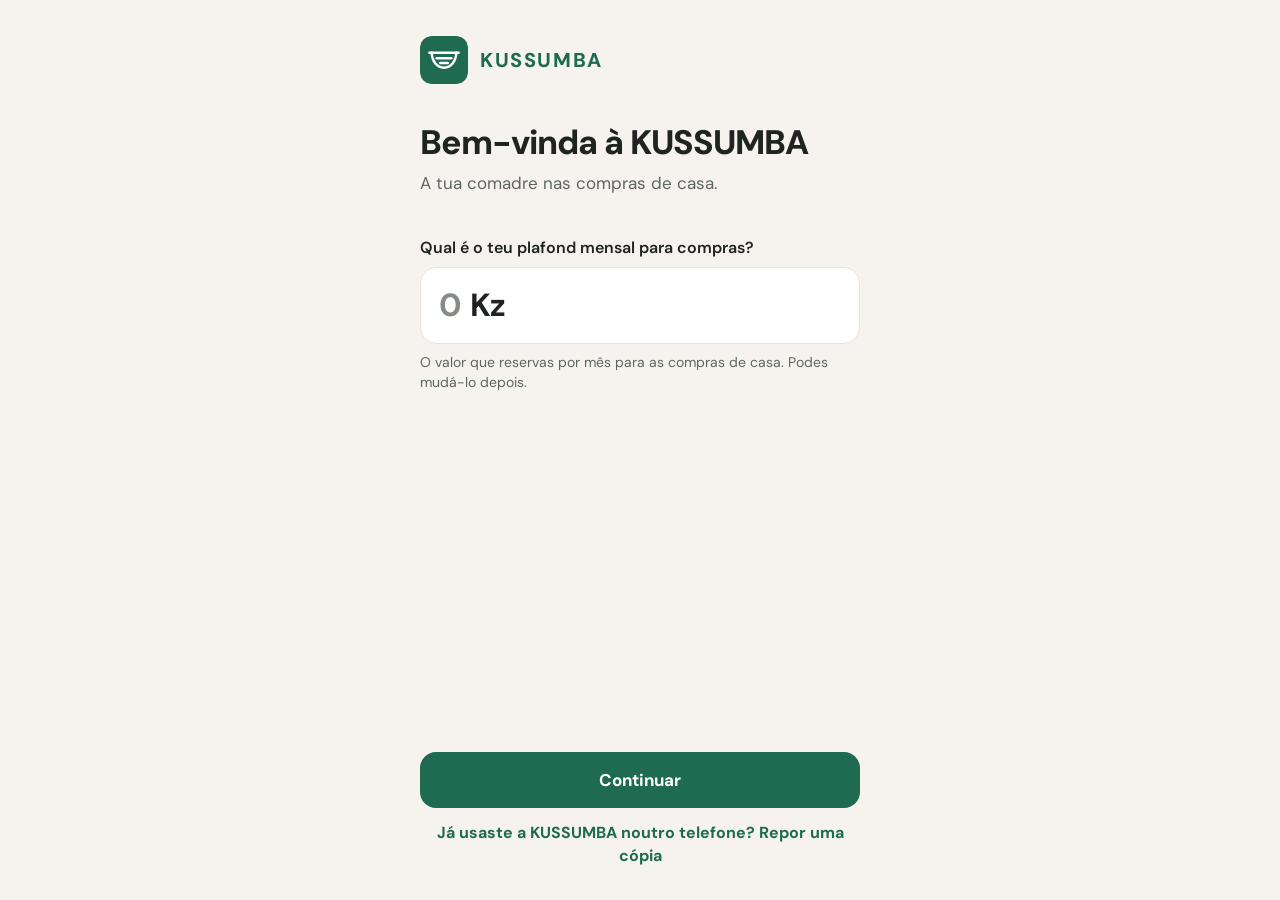
<file: index.html>
<!doctype html>
<html lang="pt-AO">
<head>
  <meta charset="utf-8">
  <meta name="viewport" content="width=device-width, initial-scale=1, viewport-fit=cover">
  <meta name="theme-color" content="#F6F3EE">
  <meta http-equiv="Content-Security-Policy" content="default-src 'self'; script-src 'self'; style-src 'self'; img-src 'self' data:; font-src 'self'; connect-src 'self'; manifest-src 'self'; worker-src 'self'; object-src 'none'; base-uri 'self'; form-action 'none'; require-trusted-types-for 'script'; trusted-types kussumba">
  <title>KUSSUMBA</title>
  <meta name="description" content="A tua comadre nas compras de casa.">
  <link rel="manifest" href="manifest.webmanifest">
  <link rel="icon" href="icones/favicon.svg" type="image/svg+xml">
  <link rel="apple-touch-icon" href="icones/icone-192.png">
  <link rel="preload" href="fontes/dm-sans-latin-wght-normal.woff2" as="font" type="font/woff2" crossorigin>
  <link rel="stylesheet" href="css/tokens.css">
  <link rel="stylesheet" href="css/base.css">
  <link rel="stylesheet" href="css/componentes.css">
  <link rel="stylesheet" href="css/ecras.css">
  <script type="module" src="js/app.js"></script>
</head>
<body>
  <main id="app" class="app"></main>
  <nav id="navegacao" class="nav" aria-label="Navegação principal" hidden></nav>
  <div id="avisos" class="avisos" role="status" aria-live="polite"></div>
  <noscript>
    <p class="sem-js">A KUSSUMBA precisa do JavaScript activo no navegador.</p>
  </noscript>
</body>
</html>
</file>
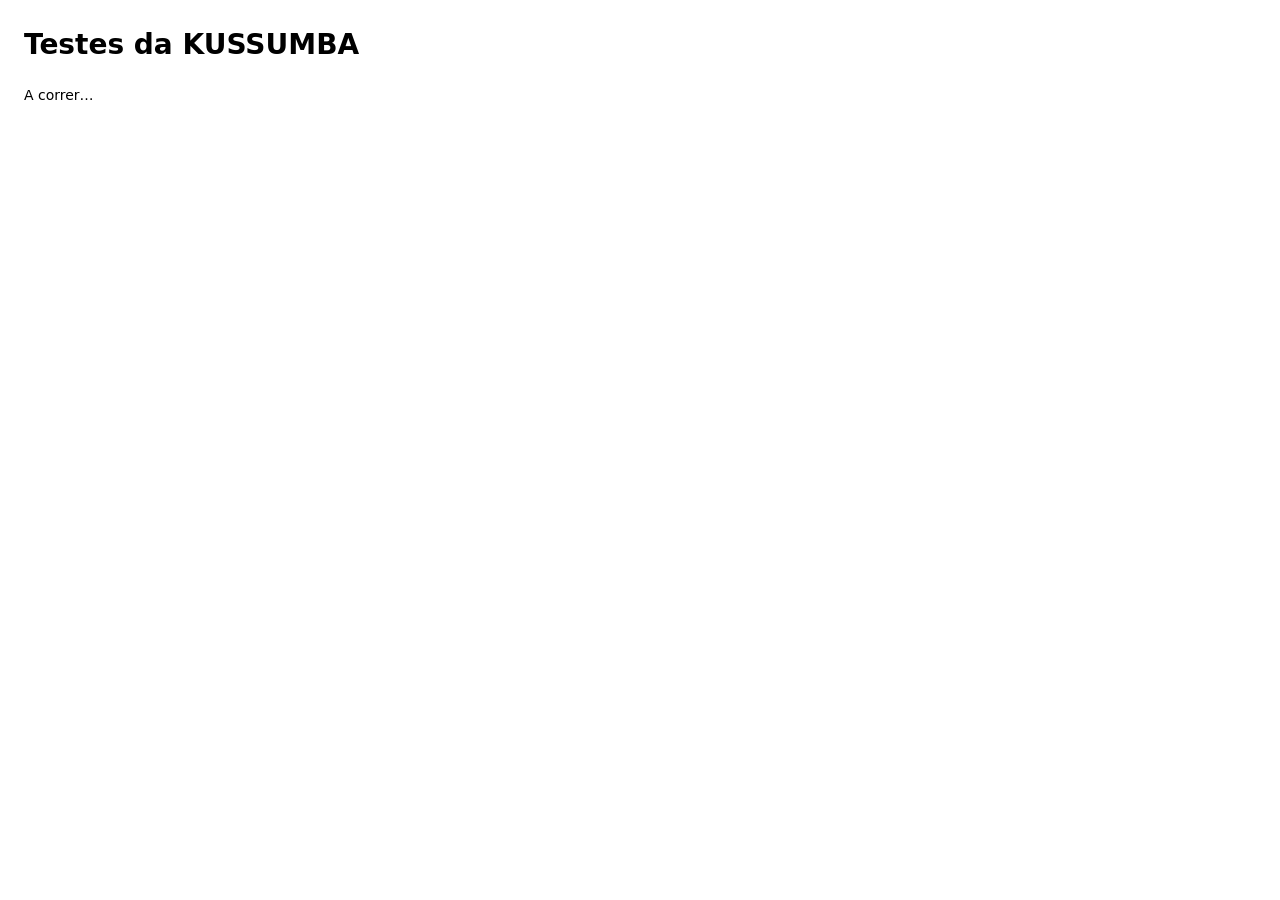
<file: testes/index.html>
<!doctype html>
<html lang="pt-AO">
<head>
  <meta charset="utf-8">
  <meta name="viewport" content="width=device-width, initial-scale=1">
  <title>Testes da KUSSUMBA</title>
  <link rel="icon" href="data:,">
  <style>
    body { font: 14px/1.5 system-ui, sans-serif; margin: 24px; }
    ol { padding-left: 24px; }
  </style>
  <script type="module" src="executar.js"></script>
</head>
<body>
  <h1>Testes da KUSSUMBA</h1>
  <p id="resumo">A correr…</p>
  <ol id="resultados"></ol>
</body>
</html>
</file>
<file: css/tokens.css>
/* Identidade visual da KUSSUMBA. Cores retiradas das telas de referência do projecto. */

@font-face {
  font-family: "DM Sans";
  src: url("../fontes/dm-sans-latin-wght-normal.woff2") format("woff2");
  font-weight: 100 1000;
  font-style: normal;
  font-display: swap;
}

:root {
  /* Superfícies */
  --fundo: #F6F3EE;
  --superficie: #FFFFFF;
  --superficie-2: #F6F3EE;
  --borda: #E7E3DC;
  --borda-forte: #D9D3C8;
  --tracejado: #9DB5A9;
  --marcador: #858B85; /* texto de exemplo em campos vazios: 3:1 no mínimo */
  --trilho: #ECE7DE;

  /* Texto */
  --tinta: #1F2421;
  --tinta-2: #5E6660;

  /* Marca */
  --verde: #1E6B52;
  --verde-premido: #185A45;
  --verde-suave: #E1EFE8;
  --verde-tinta: #154D3B;

  /* Estados */
  --alerta-fundo: #FDF0E1;
  --alerta-borda: #F2D8B9;
  --alerta-tinta: #7A3E06;
  --subida: #8A3B12;
  --descida: #1D4E89;

  /* Ícones de produto */
  --icone-fundo: #F3E7D3;
  --icone-traco: #7A4A12;

  /* Forma */
  --raio: 16px;
  --raio-pequeno: 12px;
  --margem: 20px;
  --toque: 48px;

  /* Tipografia */
  --fonte: "DM Sans", system-ui, -apple-system, "Segoe UI", sans-serif;
  --t-meta: 0.875rem;   /* 14px */
  --t-corpo: 1rem;      /* 16px */
  --t-destaque: 1.0625rem; /* 17px */
  --t-titulo: 1.875rem; /* 30px */
  --t-valor: 2.625rem;  /* 42px */

  --altura-nav: 72px;
}
</file>
<file: css/base.css>
*,
*::before,
*::after {
  box-sizing: border-box;
}

html {
  -webkit-text-size-adjust: 100%;
  text-size-adjust: 100%;
}

body {
  margin: 0;
  min-height: 100dvh;
  background: var(--fundo);
  color: var(--tinta);
  font-family: var(--fonte);
  font-size: var(--t-corpo);
  line-height: 1.45;
  -webkit-font-smoothing: antialiased;
  -webkit-tap-highlight-color: transparent;
  overscroll-behavior-y: none;
}

h1, h2, h3, p {
  margin: 0;
}

h1 {
  font-size: var(--t-titulo);
  line-height: 1.15;
  font-weight: 800;
  letter-spacing: -0.02em;
}

h2 {
  font-size: var(--t-destaque);
  line-height: 1.3;
  font-weight: 600;
}

button,
input,
select,
textarea {
  font: inherit;
  color: inherit;
}

button {
  cursor: pointer;
  touch-action: manipulation;
  -webkit-user-select: none;
  user-select: none;
}

a {
  color: var(--verde);
}

/* Os campos têm pelo menos 16px para o Android não ampliar a página ao focar. */
input,
select,
textarea {
  font-size: max(16px, 1em);
}

:focus-visible {
  outline: 3px solid var(--verde);
  outline-offset: 2px;
}

[hidden] {
  display: none !important;
}

.app {
  width: 100%;
  max-width: 480px;
  margin: 0 auto;
  padding: calc(24px + env(safe-area-inset-top)) var(--margem) 32px;
}

body.com-nav .app {
  padding-bottom: calc(var(--altura-nav) + 32px + env(safe-area-inset-bottom));
}

.visualmente-oculto {
  position: absolute;
  width: 1px;
  height: 1px;
  overflow: hidden;
  clip: rect(0 0 0 0);
  clip-path: inset(50%);
  white-space: nowrap;
}

.sem-js {
  padding: 24px;
  text-align: center;
}

@media (prefers-reduced-motion: reduce) {
  *,
  *::before,
  *::after {
    animation-duration: 0.01ms !important;
    transition-duration: 0.01ms !important;
  }
}
</file>
<file: css/componentes.css>
/* Componentes reutilizados em várias telas. */

/* Cabeçalho de tela */
.cabecalho {
  margin-bottom: 20px;
}

.cabecalho__sobre {
  color: var(--tinta-2);
  font-size: var(--t-meta);
  margin-bottom: 2px;
}

/* O título recebe o foco ao abrir a tela, para os leitores de ecrã; não precisa de contorno. */
h1[tabindex="-1"]:focus {
  outline: none;
}

/* Cartão */
.cartao {
  background: var(--superficie);
  border: 1px solid var(--borda);
  border-radius: var(--raio);
  padding: 20px;
}

.cartao + .cartao,
.cartao + .seccao,
.seccao + .seccao,
.alerta + .botao,
.cartao + .alerta,
.alerta + .cartao,
.alerta + .seccao {
  margin-top: 16px;
}

.cartao + .botao {
  margin-top: 20px;
}

/* Secção com título */
.seccao {
  margin-top: 28px;
}

.seccao__titulo {
  font-size: var(--t-destaque);
  font-weight: 600;
  margin-bottom: 10px;
}

/* Botões */
.botao {
  display: flex;
  align-items: center;
  justify-content: center;
  gap: 10px;
  width: 100%;
  min-height: 56px;
  padding: 14px 20px;
  border-radius: var(--raio);
  border: 1.5px solid transparent;
  font-size: var(--t-destaque);
  font-weight: 700;
  text-decoration: none;
  transition: transform 120ms ease-out, background-color 120ms ease-out;
}

.botao:active {
  transform: scale(0.98);
}

.botao svg {
  width: 22px;
  height: 22px;
  flex: none;
}

.botao--primario {
  background: var(--verde);
  color: #FFFFFF;
}

.botao--primario:active {
  background: var(--verde-premido);
}

.botao--secundario {
  background: var(--superficie);
  color: var(--verde);
  border-color: var(--verde);
}

.botao--tracejado {
  background: transparent;
  color: var(--verde);
  border: 1.5px dashed var(--tracejado);
  font-weight: 600;
}

.botao--texto {
  background: transparent;
  color: var(--verde);
  font-weight: 600;
  min-height: var(--toque);
}

.botao:disabled {
  opacity: 0.45;
  cursor: default;
  transform: none;
}

.botao-voltar {
  display: inline-flex;
  align-items: center;
  justify-content: center;
  width: var(--toque);
  height: var(--toque);
  border-radius: var(--raio-pequeno);
  border: 1px solid var(--borda);
  background: var(--superficie);
  color: var(--tinta);
  text-decoration: none;
}

.botao-voltar svg {
  width: 22px;
  height: 22px;
}

/* Alertas em linha */
.alerta {
  display: flex;
  gap: 12px;
  align-items: flex-start;
  padding: 14px 16px;
  border-radius: var(--raio-pequeno);
  border: 1px solid var(--alerta-borda);
  background: var(--alerta-fundo);
  color: var(--alerta-tinta);
  font-size: 0.9375rem;
  line-height: 1.4;
}

.alerta svg {
  width: 20px;
  height: 20px;
  flex: none;
  margin-top: 1px;
}

.alerta--positivo {
  background: var(--verde-suave);
  border-color: var(--verde-suave);
  color: var(--verde-tinta);
}

.alerta--info {
  background: var(--superficie);
  border-color: var(--borda);
  color: var(--tinta-2);
}

/* Barra de progresso */
.progresso {
  height: 12px;
  border-radius: 999px;
  background: var(--trilho);
  overflow: hidden;
}

.progresso__barra {
  height: 100%;
  border-radius: inherit;
  background: var(--verde);
}

.progresso--excedido .progresso__barra {
  background: var(--subida);
}

/* Linhas em lista dentro de um cartão */
.linhas {
  background: var(--superficie);
  border: 1px solid var(--borda);
  border-radius: var(--raio);
  overflow: hidden;
  list-style: none;
  margin: 0;
  padding: 0;
}

.linhas--separadas {
  background: none;
  border: 0;
  border-radius: 0;
  display: grid;
  gap: 10px;
}

.linhas--separadas > li {
  background: var(--superficie);
  border: 1px solid var(--borda);
  border-radius: var(--raio);
}

.linha {
  display: flex;
  align-items: center;
  justify-content: space-between;
  gap: 12px;
  width: 100%;
  min-height: 64px;
  padding: 14px 16px;
  background: none;
  border: 0;
  text-align: left;
  text-decoration: none;
  color: inherit;
}

.linhas:not(.linhas--separadas) > li + li {
  border-top: 1px solid var(--borda);
}

.linha__texto {
  min-width: 0;
}

.linha__titulo {
  display: block;
  font-weight: 600;
  overflow-wrap: anywhere;
}

.linha__meta {
  display: block;
  color: var(--tinta-2);
  font-size: var(--t-meta);
}

.linha__valor {
  flex: none;
  text-align: right;
  font-weight: 600;
}

.linha__valor small {
  display: block;
  color: var(--tinta-2);
  font-size: 0.8125rem;
  font-weight: 400;
}

/* Pares rótulo / valor */
.pares {
  display: grid;
  gap: 10px;
  margin: 0;
}

.par {
  display: flex;
  justify-content: space-between;
  align-items: baseline;
  gap: 12px;
}

.par dt {
  color: var(--tinta-2);
}

.par dd {
  margin: 0;
  font-weight: 600;
  text-align: right;
}

.divisor {
  border: 0;
  border-top: 1px solid var(--borda);
  margin: 14px 0;
}

/* Etiquetas */
.etiqueta {
  display: inline-flex;
  align-items: center;
  padding: 3px 10px;
  border-radius: 999px;
  background: var(--verde-suave);
  color: var(--verde-tinta);
  font-size: 0.8125rem;
  font-weight: 600;
}

.etiqueta--aviso {
  background: var(--alerta-fundo);
  color: var(--alerta-tinta);
}

.etiqueta--neutra {
  background: var(--superficie);
  border: 1px solid var(--borda);
  color: var(--tinta-2);
}

.cabecalho__etiquetas {
  display: flex;
  flex-wrap: wrap;
  gap: 6px;
  margin-top: 8px;
}

.cabecalho__etiquetas .cabecalho__etiqueta {
  margin-top: 0;
}

/* Texto de apoio */
.nota {
  color: var(--tinta-2);
  font-size: var(--t-meta);
  line-height: 1.45;
}

.subida {
  color: var(--subida);
}

.descida {
  color: var(--descida);
}

.positivo {
  color: var(--verde);
}

/* Campo de valor em Kz */
.campo {
  display: grid;
  gap: 8px;
}

.campo__rotulo {
  font-weight: 600;
}

.campo-kz {
  display: flex;
  align-items: baseline;
  gap: 8px;
  min-height: 72px;
  padding: 14px 18px;
  background: var(--superficie);
  border: 1.5px solid var(--borda);
  border-radius: var(--raio);
  cursor: text;
}

.campo-kz:focus-within {
  border-color: var(--verde);
}

.campo-kz__input {
  field-sizing: content;
  min-width: 1ch;
  max-width: 100%;
  padding: 0;
  border: 0;
  outline: none;
  background: none;
  font-size: 2rem;
  font-weight: 700;
  letter-spacing: -0.02em;
}

.campo-kz__input::placeholder {
  color: var(--marcador);
}

.campo-kz__moeda {
  font-size: 2rem;
  font-weight: 700;
  letter-spacing: -0.02em;
}

.campo__erro {
  color: var(--subida);
  font-size: var(--t-meta);
}

/* Barra de navegação inferior */
.nav {
  position: fixed;
  left: 0;
  right: 0;
  bottom: 0;
  z-index: 10;
  background: var(--superficie);
  border-top: 1px solid var(--borda);
  padding-bottom: env(safe-area-inset-bottom);
}

.nav__lista {
  display: grid;
  grid-template-columns: repeat(4, 1fr);
  max-width: 480px;
  margin: 0 auto;
  padding: 0;
  list-style: none;
}

.nav__item {
  display: flex;
  flex-direction: column;
  align-items: center;
  justify-content: center;
  gap: 4px;
  height: var(--altura-nav);
  color: var(--tinta-2);
  font-size: 0.8125rem;
  font-weight: 500;
  text-decoration: none;
}

.nav__item svg {
  width: 24px;
  height: 24px;
}

.nav__item[aria-current="page"] {
  color: var(--verde);
  font-weight: 700;
}

/* Avisos temporários */
.avisos {
  position: fixed;
  left: 50%;
  bottom: calc(var(--altura-nav) + 16px + env(safe-area-inset-bottom));
  z-index: 30;
  transform: translateX(-50%);
  width: min(440px, calc(100% - 2 * var(--margem)));
  pointer-events: none;
}

/* Sem barra inferior, os botões principais ficam em baixo; o aviso passa para o topo. */
body:not(.com-nav) .avisos {
  top: calc(12px + env(safe-area-inset-top));
  bottom: auto;
}

.aviso {
  padding: 14px 16px;
  border-radius: var(--raio-pequeno);
  background: var(--tinta);
  color: #FFFFFF;
  font-size: 0.9375rem;
  animation: aviso-entra 180ms ease-out;
}

.aviso--erro {
  background: var(--subida);
}

@keyframes aviso-entra {
  from { opacity: 0; transform: translateY(8px); }
  to { opacity: 1; transform: none; }
}

/* Diálogo de confirmação */
.dialogo {
  width: min(420px, calc(100% - 2 * var(--margem)));
  padding: 24px;
  border: 0;
  border-radius: var(--raio);
  background: var(--superficie);
  color: var(--tinta);
}

.dialogo::backdrop {
  background: rgba(31, 36, 33, 0.45);
}

.dialogo h2 {
  margin-bottom: 8px;
}

.dialogo p {
  color: var(--tinta-2);
}

.dialogo__accoes {
  display: grid;
  gap: 8px;
  margin-top: 20px;
}

.botao--perigo {
  background: var(--subida);
  color: #FFFFFF;
}

/* Estado de erro de uma tela */
.falha {
  display: grid;
  gap: 16px;
  padding-top: 40px;
  text-align: center;
}

/* Cabeçalho com botão de voltar */
.topo-voltar {
  display: flex;
  align-items: center;
  gap: 14px;
  margin-bottom: 16px;
}

.topo-voltar h1 {
  font-size: 1.625rem;
}

.cabecalho__etiqueta {
  margin-top: 8px;
}

/* Campos de texto simples */
.campo-texto {
  width: 100%;
  min-height: 52px;
  padding: 12px 16px;
  background: var(--superficie);
  border: 1.5px solid var(--borda);
  border-radius: 14px;
  outline: none;
}

.campo-texto:focus {
  border-color: var(--verde);
}

select.campo-texto {
  appearance: none;
  background-image: linear-gradient(45deg, transparent 50%, var(--tinta-2) 50%), linear-gradient(135deg, var(--tinta-2) 50%, transparent 50%);
  background-position: calc(100% - 20px) 50%, calc(100% - 14px) 50%;
  background-size: 6px 6px;
  background-repeat: no-repeat;
  padding-right: 36px;
}

.campos-lado {
  display: grid;
  grid-template-columns: 1fr 1fr;
  gap: 12px;
}

/* Pesquisa */
.pesquisa {
  display: block;
}

.pesquisa input {
  width: 100%;
  min-height: 50px;
  padding: 12px 16px;
  background: var(--superficie);
  border: 1.5px solid var(--borda);
  border-radius: 14px;
  outline: none;
}

.pesquisa input:focus {
  border-color: var(--verde);
}

/* Categorias e sugestões em fila */
.chips {
  display: flex;
  gap: 8px;
  margin: 14px calc(-1 * var(--margem)) 0;
  padding: 0 var(--margem) 4px;
  overflow-x: auto;
  scrollbar-width: none;
  overscroll-behavior-x: contain;
}

.chips::-webkit-scrollbar {
  display: none;
}

.chips--quebra {
  flex-wrap: wrap;
  margin: 10px 0 0;
  padding: 0;
  overflow: visible;
}

.chip {
  flex: none;
  min-height: 44px;
  padding: 8px 16px;
  background: var(--superficie);
  border: 1px solid var(--borda);
  border-radius: 999px;
  font-size: 0.9375rem;
  font-weight: 600;
  color: var(--tinta);
}

.chip[aria-pressed="true"] {
  background: var(--tinta);
  border-color: var(--tinta);
  color: #FFFFFF;
}

/* Seletor de quantidade: − 25 kg + */
.quantidade {
  display: grid;
  grid-template-columns: 52px 1fr 52px;
  align-items: center;
  min-height: 56px;
  background: var(--superficie);
  border: 1.5px solid var(--borda);
  border-radius: 14px;
}

.quantidade__botao {
  display: grid;
  place-items: center;
  height: 100%;
  min-height: 48px;
  background: none;
  border: 0;
  color: var(--verde);
}

.quantidade__botao svg {
  width: 22px;
  height: 22px;
}

.quantidade__valor {
  display: flex;
  align-items: baseline;
  justify-content: center;
  gap: 6px;
  font-weight: 700;
  font-size: 1.125rem;
}

.quantidade__valor input {
  width: 5ch;
  padding: 4px 0;
  border: 0;
  border-bottom: 1.5px dashed var(--borda-forte);
  background: none;
  text-align: right;
  font-weight: 700;
  outline: none;
}

.quantidade__valor input:focus {
  border-bottom-color: var(--verde);
}

.quantidade--compacta {
  grid-template-columns: 34px 1fr 34px;
  min-height: 44px;
  border: 0;
  border-top: 1px solid var(--borda);
  border-radius: 0;
  background: none;
}

.quantidade--compacta .quantidade__botao {
  color: var(--tinta);
}

.quantidade--compacta .quantidade__botao svg {
  width: 16px;
  height: 16px;
}

.quantidade--compacta .quantidade__valor {
  flex-direction: column;
  align-items: center;
  gap: 0;
  font-size: 0.875rem;
  line-height: 1.15;
}

.quantidade--compacta [data-numero] {
  font-weight: 700;
}

/* Folha que sobe do fundo */
.folha {
  width: 100%;
  max-width: 480px;
  max-height: 88dvh;
  margin: auto auto 0;
  padding: 0;
  border: 0;
  border-radius: 20px 20px 0 0;
  background: var(--superficie);
  color: var(--tinta);
  animation: folha-sobe 200ms ease-out;
}

.folha::backdrop {
  background: rgba(31, 36, 33, 0.45);
}

.folha__corpo {
  padding: 20px var(--margem) calc(20px + env(safe-area-inset-bottom));
}

.folha__corpo form,
.folha__corpo > .campo,
.folha__corpo {
  display: grid;
  gap: 18px;
}

.folha__cabecalho {
  display: flex;
  align-items: flex-start;
  gap: 12px;
}

.folha__cabecalho > div {
  flex: 1;
  min-width: 0;
}

.folha__cabecalho h2 {
  font-size: 1.25rem;
  font-weight: 700;
}

.folha__fechar {
  display: grid;
  place-items: center;
  width: var(--toque);
  height: var(--toque);
  margin: -8px -8px 0 0;
  background: none;
  border: 0;
  border-radius: var(--raio-pequeno);
  color: var(--tinta-2);
}

.folha__fechar svg {
  width: 22px;
  height: 22px;
}

.folha__accoes {
  display: grid;
  gap: 4px;
}

.folha__unitario {
  margin-top: -10px;
}

@keyframes folha-sobe {
  from { transform: translateY(24px); opacity: 0; }
  to { transform: none; opacity: 1; }
}

.botao--texto-perigo {
  color: var(--subida);
}

/* Ícone de produto no quadrado bege */
.icone-produto {
  display: grid;
  place-items: center;
  flex: none;
  width: 52px;
  height: 52px;
  border-radius: var(--raio-pequeno);
  background: var(--icone-fundo);
  color: var(--icone-traco);
}

.icone-produto svg {
  width: 30px;
  height: 30px;
}

/* Barra fixa no fundo (catálogo) */
.rodape-fixo {
  position: fixed;
  left: 0;
  right: 0;
  bottom: 0;
  z-index: 10;
  display: flex;
  align-items: center;
  justify-content: space-between;
  gap: 16px;
  max-width: 480px;
  margin: 0 auto;
  padding: 14px var(--margem) calc(14px + env(safe-area-inset-bottom));
  background: var(--superficie);
  border-top: 1px solid var(--borda);
}

.rodape-fixo__texto strong {
  display: block;
  font-size: var(--t-destaque);
}

.rodape-fixo__texto span {
  color: var(--tinta-2);
  font-size: var(--t-meta);
}

.rodape-fixo__botao {
  width: auto;
  padding: 14px 22px;
}

/* Escolha em cartões com botão de opção */
.escolha {
  display: grid;
  gap: 12px;
  margin: 0;
  padding: 0;
  border: 0;
}

.escolha legend {
  margin-bottom: 12px;
  padding: 0;
}

.opcao-radio {
  display: flex;
  align-items: center;
  gap: 16px;
  min-height: 64px;
  padding: 14px 18px;
  background: var(--superficie);
  border: 1.5px solid var(--borda);
  border-radius: var(--raio);
  cursor: pointer;
}

.opcao-radio:has(input:checked) {
  border-color: var(--verde);
}

.opcao-radio input {
  flex: none;
  width: 22px;
  height: 22px;
  margin: 0;
  accent-color: var(--verde);
}
</file>
<file: css/ecras.css>
/* Estilos próprios de cada tela. */

/* ---------- Entrada: boas-vindas e primeira lista ---------- */

.entrada {
  display: flex;
  flex-direction: column;
  min-height: calc(100dvh - 56px - env(safe-area-inset-top));
}

.entrada__marca {
  display: flex;
  align-items: center;
  gap: 12px;
  margin: 12px 0 40px;
}

.entrada__marca img {
  width: 48px;
  height: 48px;
  border-radius: 12px;
}

.entrada__nome {
  font-size: 1.25rem;
  font-weight: 800;
  letter-spacing: 0.08em;
  color: var(--verde);
}

.entrada h1 {
  font-size: 2.125rem;
  line-height: 1.1;
  letter-spacing: -0.03em;
}

.entrada__slogan {
  margin-top: 10px;
  color: var(--tinta-2);
  font-size: var(--t-destaque);
  max-width: 32ch;
}

.entrada__form {
  display: flex;
  flex-direction: column;
  gap: 24px;
  flex: 1;
  margin-top: 40px;
}

.entrada__form .botao {
  margin-top: auto;
}

.entrada--escolha h1 {
  margin-top: 24px;
}

.entrada__depois {
  margin-top: auto;
}

/* Opções grandes, uma por linha */
.opcoes {
  display: grid;
  gap: 12px;
  margin-top: 32px;
}

.opcao {
  display: flex;
  align-items: center;
  justify-content: space-between;
  gap: 16px;
  width: 100%;
  min-height: 76px;
  padding: 16px 18px;
  background: var(--superficie);
  border: 1.5px solid var(--borda);
  border-radius: var(--raio);
  text-align: left;
  transition: border-color 120ms ease-out, transform 120ms ease-out;
}

.opcao:active {
  transform: scale(0.99);
  border-color: var(--verde);
}

.opcao svg {
  width: 22px;
  height: 22px;
  flex: none;
  color: var(--tinta-2);
}

.opcao__titulo {
  display: block;
  font-weight: 700;
}

.opcao__meta {
  display: block;
  margin-top: 2px;
  color: var(--tinta-2);
  font-size: var(--t-meta);
}

/* ---------- Mês ---------- */

.saldo {
  padding: 20px 20px 18px;
}

.saldo__rotulo {
  color: var(--tinta-2);
  font-size: 0.9375rem;
}

.saldo__valor {
  margin: 2px 0 16px;
  color: var(--verde);
  font-size: var(--t-valor);
  line-height: 1.1;
  font-weight: 800;
  letter-spacing: -0.03em;
}

.saldo__valor--excedido {
  color: var(--subida);
}

.saldo__pares {
  display: flex;
  justify-content: space-between;
  align-items: flex-end;
  gap: 12px;
  margin-top: 14px;
}

.saldo__par-rotulo {
  display: flex;
  align-items: center;
  gap: 4px;
  color: var(--tinta-2);
  font-size: var(--t-meta);
}

.saldo__par-rotulo svg {
  width: 14px;
  height: 14px;
}

.saldo__par-valor {
  display: block;
  font-weight: 700;
  font-size: 0.9375rem;
}

.saldo__plafond {
  display: flex;
  flex-direction: column;
  align-items: flex-end;
  min-height: var(--toque);
  justify-content: flex-end;
  margin: -8px -8px -6px 0;
  padding: 8px 8px 6px;
  background: none;
  border: 0;
  border-radius: var(--raio-pequeno);
  text-align: right;
}

.saldo__plafond:active {
  background: var(--superficie-2);
}

.saldo + .alerta {
  margin-top: 16px;
}

.alerta + .botao,
.saldo + .botao {
  margin-top: 20px;
}

.alerta p {
  margin: 0;
}

.alerta--perigo {
  border-color: var(--subida);
}

.previsao__resultado {
  display: flex;
  align-items: flex-start;
  gap: 10px;
  font-weight: 500;
}

.previsao__resultado svg {
  width: 20px;
  height: 20px;
  flex: none;
  margin-top: 1px;
}

.previsao__resultado strong {
  font-weight: 700;
}

.previsao__nota {
  margin-top: 10px;
}

.previsao p + .ligacao,
.ritmo p + .ligacao {
  margin-top: 8px;
}

.ritmo__frase {
  margin-top: 12px;
}

.ritmo__frase + .nota {
  margin-top: 8px;
}

.ligacao {
  display: inline-flex;
  align-items: center;
  min-height: var(--toque);
  padding: 0;
  background: none;
  border: 0;
  color: var(--verde);
  font-weight: 700;
  text-decoration: none;
}

.linha__etiqueta {
  margin-top: 6px;
}

.vazio {
  padding: 4px 0;
}

/* ---------- Lista (tela 3) ---------- */

.lista-resumo {
  padding: 16px 16px 14px;
}

.lista-resumo__topo {
  display: flex;
  justify-content: space-between;
  gap: 12px;
}

.lista-resumo__direita {
  text-align: right;
}

.lista-resumo__rotulo {
  color: var(--tinta-2);
  font-size: 0.9375rem;
}

.lista-resumo__valor {
  font-size: 1.125rem;
  font-weight: 700;
}

.lista-resumo .divisor {
  margin: 12px 0;
}

.lista-resumo__resultado {
  display: flex;
  align-items: center;
  gap: 8px;
  margin-top: 10px;
  font-weight: 500;
}

.lista-resumo__resultado svg {
  width: 20px;
  height: 20px;
  flex: none;
}

.lista-resumo__nota {
  margin-top: 10px;
}

.lista-resumo + .alerta,
.lista-resumo + .lista-artigos,
.alerta + .lista-artigos {
  margin-top: 16px;
}

.lista-artigos .linha {
  min-height: 66px;
}

.lista-artigos .linha__valor {
  font-weight: 500;
}

.linha__valor--vazio {
  color: var(--tinta-2);
  font-weight: 500;
  font-size: var(--t-meta);
  padding: 4px 10px;
  border: 1px dashed var(--borda-forte);
  border-radius: 999px;
}

.linha--comprada .linha__titulo {
  display: flex;
  align-items: center;
  gap: 6px;
  color: var(--tinta-2);
}

.linha--comprada .linha__titulo svg {
  width: 18px;
  height: 18px;
  color: var(--verde);
  flex: none;
}

.linha--comprada .linha__valor {
  color: var(--tinta-2);
  font-weight: 500;
}

.lista-vazia {
  display: grid;
  gap: 16px;
}

.lista-adicionar {
  margin-top: 20px;
}

.produto-historico {
  padding: 14px 16px;
  background: var(--superficie-2);
  border-radius: var(--raio-pequeno);
  font-size: 0.9375rem;
}

.produto-historico dd {
  white-space: nowrap;
}

/* ---------- Catálogo (tela 2) ---------- */

.tela--catalogo {
  padding-bottom: 96px;
}

.catalogo__aviso {
  margin-top: 10px;
}

/* Três colunas com a letra normal; duas quando a letra está grande ou o ecrã é estreito. */
.grelha {
  display: grid;
  grid-template-columns: repeat(auto-fill, minmax(6.5rem, 1fr));
  gap: 12px;
  margin: 18px 0 0;
  padding: 0;
  list-style: none;
}

.grelha__vazia {
  grid-column: 1 / -1;
}

.produto {
  position: relative;
  display: flex;
  flex-direction: column;
  background: var(--superficie);
  border: 1px solid var(--borda);
  border-radius: 14px;
  overflow: hidden;
}

.produto--na-lista {
  border: 2px solid var(--verde);
}

.produto__tocar {
  display: flex;
  flex-direction: column;
  align-items: stretch;
  gap: 2px;
  flex: 1;
  padding: 8px 8px 10px;
  background: none;
  border: 0;
  text-align: left;
}

.produto__icone {
  display: grid;
  place-items: center;
  height: 58px;
  margin-bottom: 8px;
  border-radius: 10px;
  background: var(--icone-fundo);
  color: var(--icone-traco);
}

.produto__icone svg {
  width: 34px;
  height: 34px;
}

.produto__marca {
  position: absolute;
  top: 6px;
  right: 6px;
  display: grid;
  place-items: center;
  width: 24px;
  height: 24px;
  border-radius: 50%;
  background: var(--verde);
  color: #FFFFFF;
}

.produto__marca svg {
  width: 15px;
  height: 15px;
  stroke-width: 2.6;
}

.produto__nome {
  font-weight: 700;
  font-size: 0.9375rem;
  line-height: 1.2;
  overflow-wrap: break-word;
  hyphens: auto;
}

.produto__estado {
  color: var(--tinta-2);
  font-size: 0.8125rem;
  line-height: 1.3;
}

.produto--novo {
  border: 1.5px dashed var(--tracejado);
  background: transparent;
}

.produto--novo .produto__tocar {
  align-items: center;
  justify-content: center;
  gap: 6px;
  min-height: 132px;
  color: var(--verde);
  font-weight: 700;
  font-size: 0.9375rem;
  text-align: center;
}

.produto--novo svg {
  width: 26px;
  height: 26px;
}

/* ---------- Comprar (tela 4) ---------- */

.comprar-inicio {
  display: grid;
  gap: 22px;
}

.compra-topo {
  display: flex;
  justify-content: space-between;
  align-items: flex-start;
  gap: 12px;
}

.compra-topo__sobra {
  text-align: right;
  font-size: var(--t-meta);
  color: var(--tinta-2);
}

.compra-topo__valor {
  color: var(--verde);
  font-size: var(--t-destaque);
  font-weight: 700;
}

.compra-titulo {
  margin-top: 16px;
  font-size: 1.625rem;
}

.compra-progresso {
  margin-top: 2px;
  color: var(--tinta-2);
  font-size: 0.9375rem;
}

.registados {
  display: grid;
  gap: 8px;
  margin: 14px 0 0;
  padding: 0;
  list-style: none;
}

.registado {
  display: flex;
  align-items: center;
  justify-content: space-between;
  gap: 12px;
  width: 100%;
  min-height: 44px;
  padding: 8px 14px;
  background: var(--superficie);
  border: 1px solid var(--borda);
  border-radius: var(--raio-pequeno);
  text-align: left;
  font-size: 0.9375rem;
}

.registado__texto {
  display: flex;
  align-items: center;
  gap: 8px;
  min-width: 0;
}

.registado__texto svg {
  width: 18px;
  height: 18px;
  flex: none;
  color: var(--verde);
}

.registado strong {
  flex: none;
}

.registados__todos {
  width: auto;
  margin-top: 2px;
  padding: 8px 0;
  justify-content: flex-start;
}

.artigo-actual {
  margin-top: 14px;
  padding: 16px;
  background: var(--superficie);
  border: 1.5px solid var(--verde);
  border-radius: var(--raio);
}

.artigo-actual__topo {
  display: flex;
  justify-content: space-between;
  align-items: center;
  gap: 12px;
}

.artigo-actual__topo h2 {
  font-size: var(--t-destaque);
  font-weight: 700;
}

.artigo-actual__qtd {
  flex: none;
  min-height: 44px;
  margin: -8px -8px -8px 0;
  padding: 8px;
  background: none;
  border: 0;
  border-radius: var(--raio-pequeno);
  color: var(--tinta-2);
  font-size: 0.9375rem;
  text-decoration: underline dotted;
  text-underline-offset: 4px;
}

.artigo-actual__etiqueta {
  margin-top: 6px;
}

.artigo-actual__rotulo {
  margin-top: 10px;
  color: var(--tinta-2);
  font-size: var(--t-meta);
}

.artigo-actual__valor {
  margin-top: 6px;
  padding: 10px 14px;
  background: var(--superficie-2);
  border-radius: var(--raio-pequeno);
  font-size: 2rem;
  font-weight: 800;
  letter-spacing: -0.02em;
}

.artigo-actual__valor--vazio {
  color: var(--marcador);
}

.artigo-actual__rodape {
  display: flex;
  justify-content: space-between;
  align-items: baseline;
  gap: 12px;
  margin-top: 10px;
}

.artigo-actual__diferenca {
  flex: none;
  font-size: var(--t-meta);
  font-weight: 700;
}

.artigo-actual__anterior {
  margin-top: 4px;
}

.teclado {
  display: grid;
  grid-template-columns: repeat(3, 1fr);
  gap: 8px;
  margin-top: 14px;
}

.tecla {
  display: grid;
  place-items: center;
  min-height: 52px;
  background: var(--superficie);
  border: 1px solid var(--borda);
  border-radius: var(--raio-pequeno);
  font-size: 1.375rem;
  font-weight: 400;
  transition: background-color 80ms ease-out;
}

.tecla:active {
  background: var(--trilho);
}

.tecla svg {
  width: 26px;
  height: 26px;
  stroke-width: 1.5;
}

.compra-guardar {
  margin-top: 14px;
}

.compra-secundarias {
  display: flex;
  flex-wrap: wrap;
  justify-content: space-between;
  gap: 4px 12px;
  margin-top: 8px;
}

.compra-secundarias .botao {
  width: auto;
  padding: 10px 4px;
  font-size: 0.9375rem;
}

.compra-secundarias .botao svg {
  width: 18px;
  height: 18px;
}

.compra-fim {
  margin-top: 14px;
}

.compra-fim .botao {
  margin-top: 8px;
  width: auto;
  padding: 8px 0;
}

.compra-totais {
  margin-top: 12px;
}

.compra-totais dd {
  white-space: nowrap;
}

.compra-totais__nota {
  margin-top: 10px;
}

.compra-fecho {
  display: grid;
  gap: 4px;
  margin-top: 20px;
}

.compra-detalhe__ajuda {
  margin-top: 10px;
}

.compra-detalhe__continuar {
  margin-top: 24px;
}

.escolher-produto {
  max-height: 50dvh;
  overflow-y: auto;
}

.escolher-produto .linha svg {
  width: 20px;
  height: 20px;
  color: var(--tinta-2);
  flex: none;
}

.escolher-produto__vazio {
  padding: 16px;
}

/* ---------- Relatório (tela 5) ---------- */

.numeros-mes {
  display: grid;
  grid-template-columns: repeat(3, minmax(0, 1fr));
  gap: 8px;
}

.numero-mes {
  padding: 12px 12px 14px;
  background: var(--superficie);
  border: 1px solid var(--borda);
  border-radius: 14px;
}

.numero-mes__rotulo {
  color: var(--tinta-2);
  font-size: 0.8125rem;
}

.numero-mes__valor {
  margin-top: 4px;
  font-size: clamp(0.9375rem, 4.4vw, 1.0625rem);
  font-weight: 700;
  white-space: nowrap;
}

.numero-mes--destaque {
  background: var(--verde);
  border-color: var(--verde);
  color: #FFFFFF;
}

.numero-mes--destaque .numero-mes__rotulo {
  color: rgba(255, 255, 255, 0.85);
}

.numero-mes--excedido {
  background: var(--subida);
  border-color: var(--subida);
}

.numeros-mes__nota {
  margin-top: 6px;
  font-size: 0.8125rem;
}

.relatorio__nota {
  margin-top: 10px;
}

.variacao {
  font-weight: 700;
  white-space: nowrap;
}

.variacao.igual {
  color: var(--tinta-2);
}

.onde {
  display: grid;
  gap: 14px;
  margin: 0;
  padding: 0;
  list-style: none;
}

.onde__linha {
  display: flex;
  justify-content: space-between;
  gap: 12px;
  font-size: 0.9375rem;
}

.onde__barra {
  height: 8px;
  margin-top: 6px;
  border-radius: 999px;
  background: var(--trilho);
  overflow: hidden;
}

.onde__barra span {
  display: block;
  height: 100%;
  border-radius: inherit;
  background: var(--verde);
}

.relatorio__fim {
  display: grid;
  gap: 12px;
  margin-top: 28px;
}

/* ---------- Novo mês (tela 6) ---------- */

.novo-mes__nota {
  margin-bottom: 24px;
}

.tela--novo-mes {
  display: flex;
  flex-direction: column;
  min-height: calc(100dvh - 56px - env(safe-area-inset-top));
}

.novo-mes {
  display: flex;
  flex-direction: column;
  flex: 1;
  gap: 28px;
}

.novo-mes__plafond {
  display: grid;
  gap: 8px;
}

.novo-mes__plafond .campo__rotulo,
.escolha legend {
  font-size: var(--t-destaque);
}

.sugestao {
  justify-self: start;
  min-height: 44px;
  padding: 4px 0;
  background: none;
  border: 0;
  color: var(--tinta-2);
  font-size: var(--t-meta);
  text-align: left;
}

.sugestao strong {
  color: var(--verde);
  text-decoration: underline;
  text-underline-offset: 3px;
}

.escolha__artigos {
  margin: -4px 0 0 4px;
}

.marcar {
  display: grid;
  gap: 2px;
  margin: 4px 0 0;
  padding: 0;
  list-style: none;
}

.marcar__linha {
  display: flex;
  align-items: center;
  gap: 12px;
  min-height: 48px;
  cursor: pointer;
}

.marcar__linha input {
  flex: none;
  width: 22px;
  height: 22px;
  margin: 0;
  accent-color: var(--verde);
}

.marcar__nome {
  display: block;
  font-weight: 600;
}

.marcar__meta {
  display: block;
  color: var(--tinta-2);
  font-size: var(--t-meta);
}

.novo-mes__criar {
  margin-top: auto;
}

/* ---------- Cópia de segurança ---------- */

.copia {
  display: grid;
  gap: 12px;
}

.copia h2 {
  font-size: var(--t-destaque);
  font-weight: 700;
}

.copia__ultima {
  font-weight: 600;
}

.copia__escolher {
  cursor: pointer;
}

.mes__copia {
  display: grid;
  gap: 2px;
  margin-top: 28px;
}

.entrada__repor {
  justify-content: center;
  margin-top: 12px;
  text-align: center;
  cursor: pointer;
}

/* ---------- Mudança de endereço ---------- */

.mudanca {
  display: grid;
  gap: 12px;
  margin-bottom: 16px;
  border-color: var(--verde);
}

.mudanca h2 {
  font-size: var(--t-destaque);
  font-weight: 700;
}

.mudanca__passos {
  display: grid;
  gap: 6px;
  margin: 0;
  padding-left: 22px;
}

.mudanca__accoes {
  display: grid;
  gap: 8px;
}

.entrada__mudanca {
  margin-top: auto;
}
</file>
